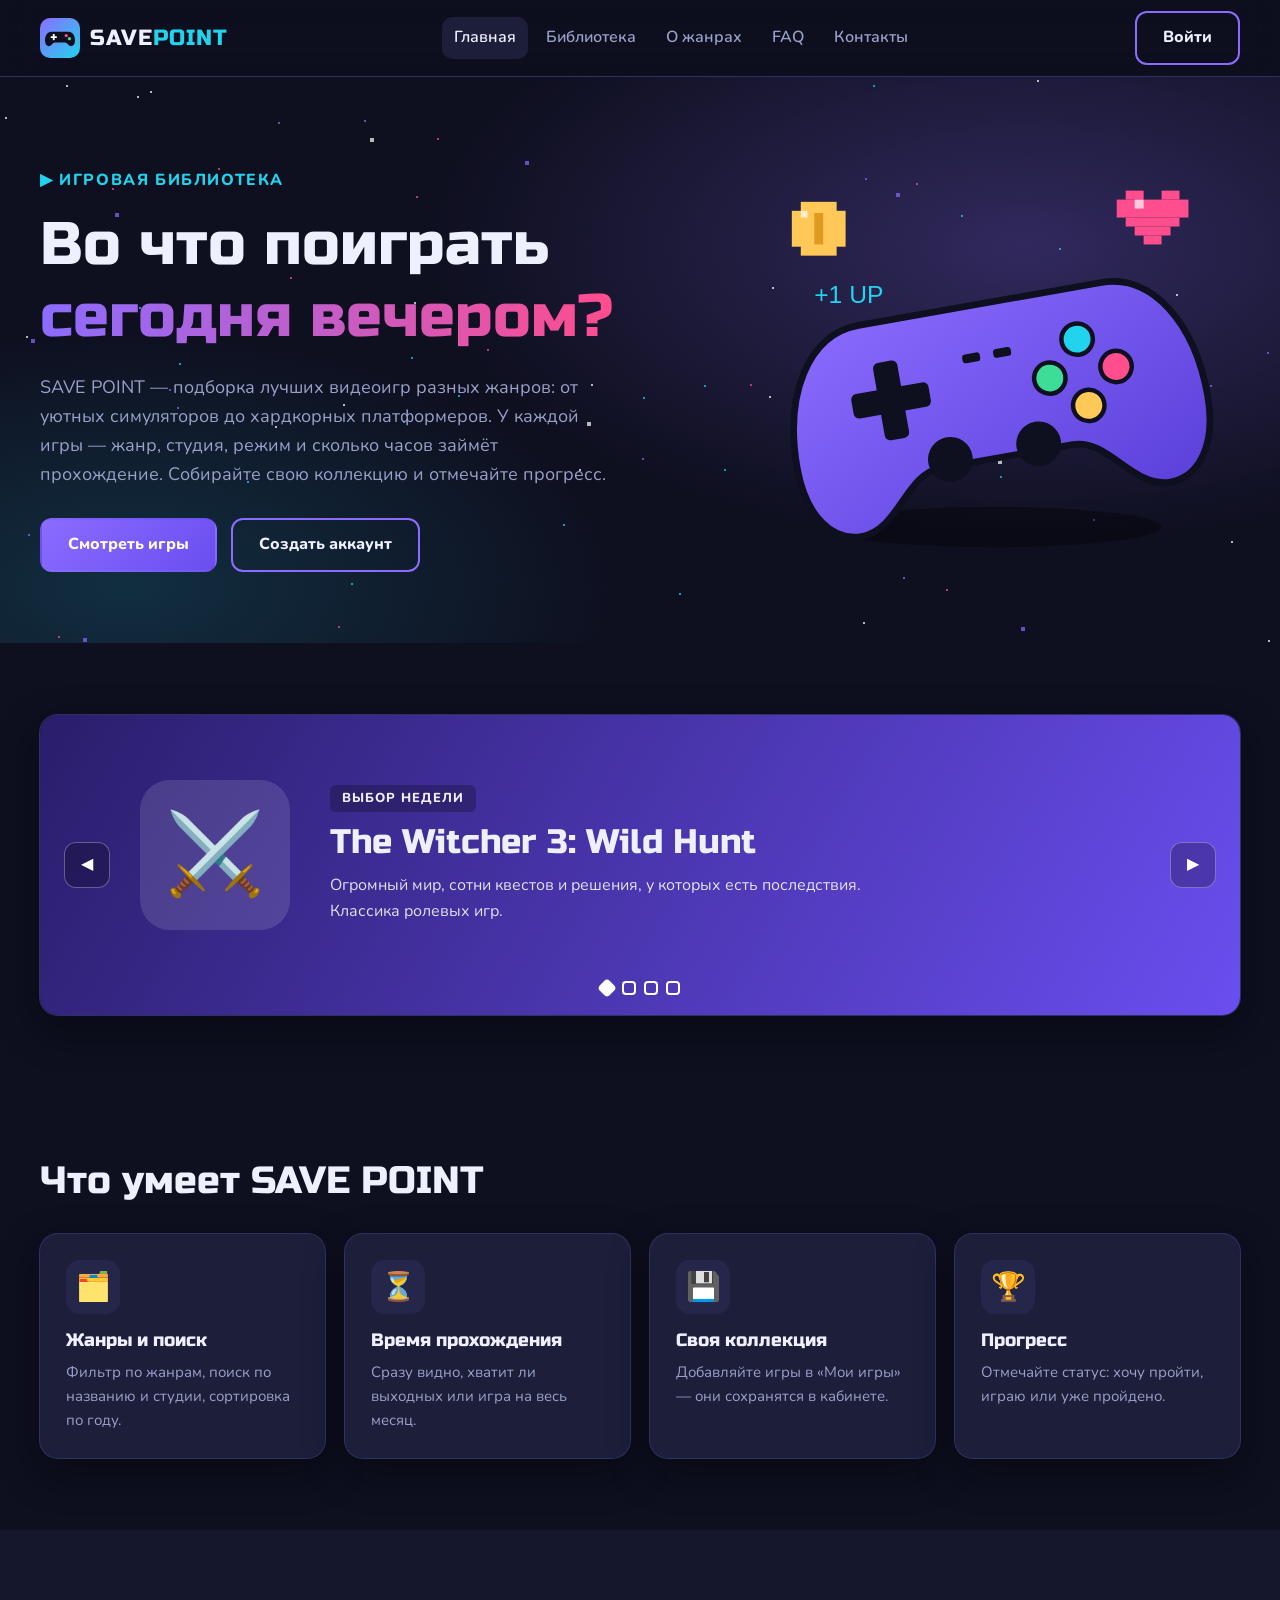
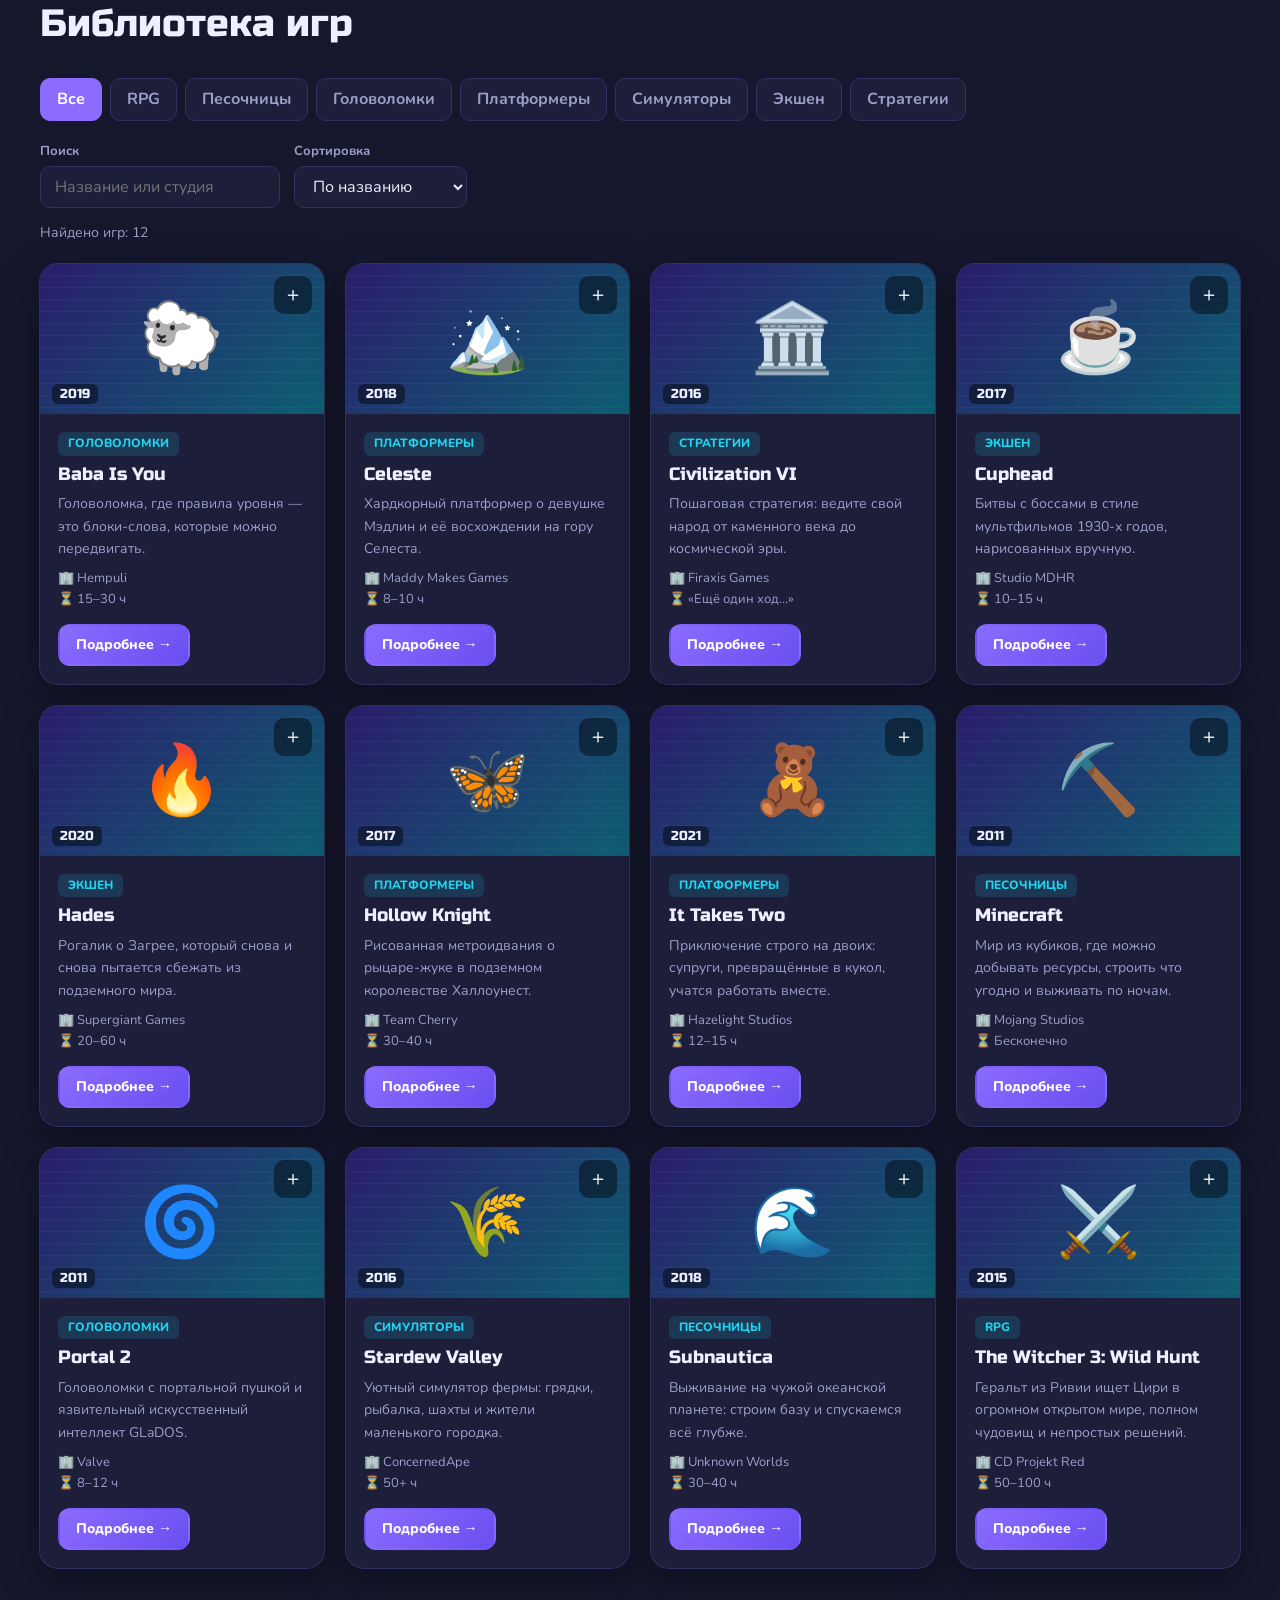
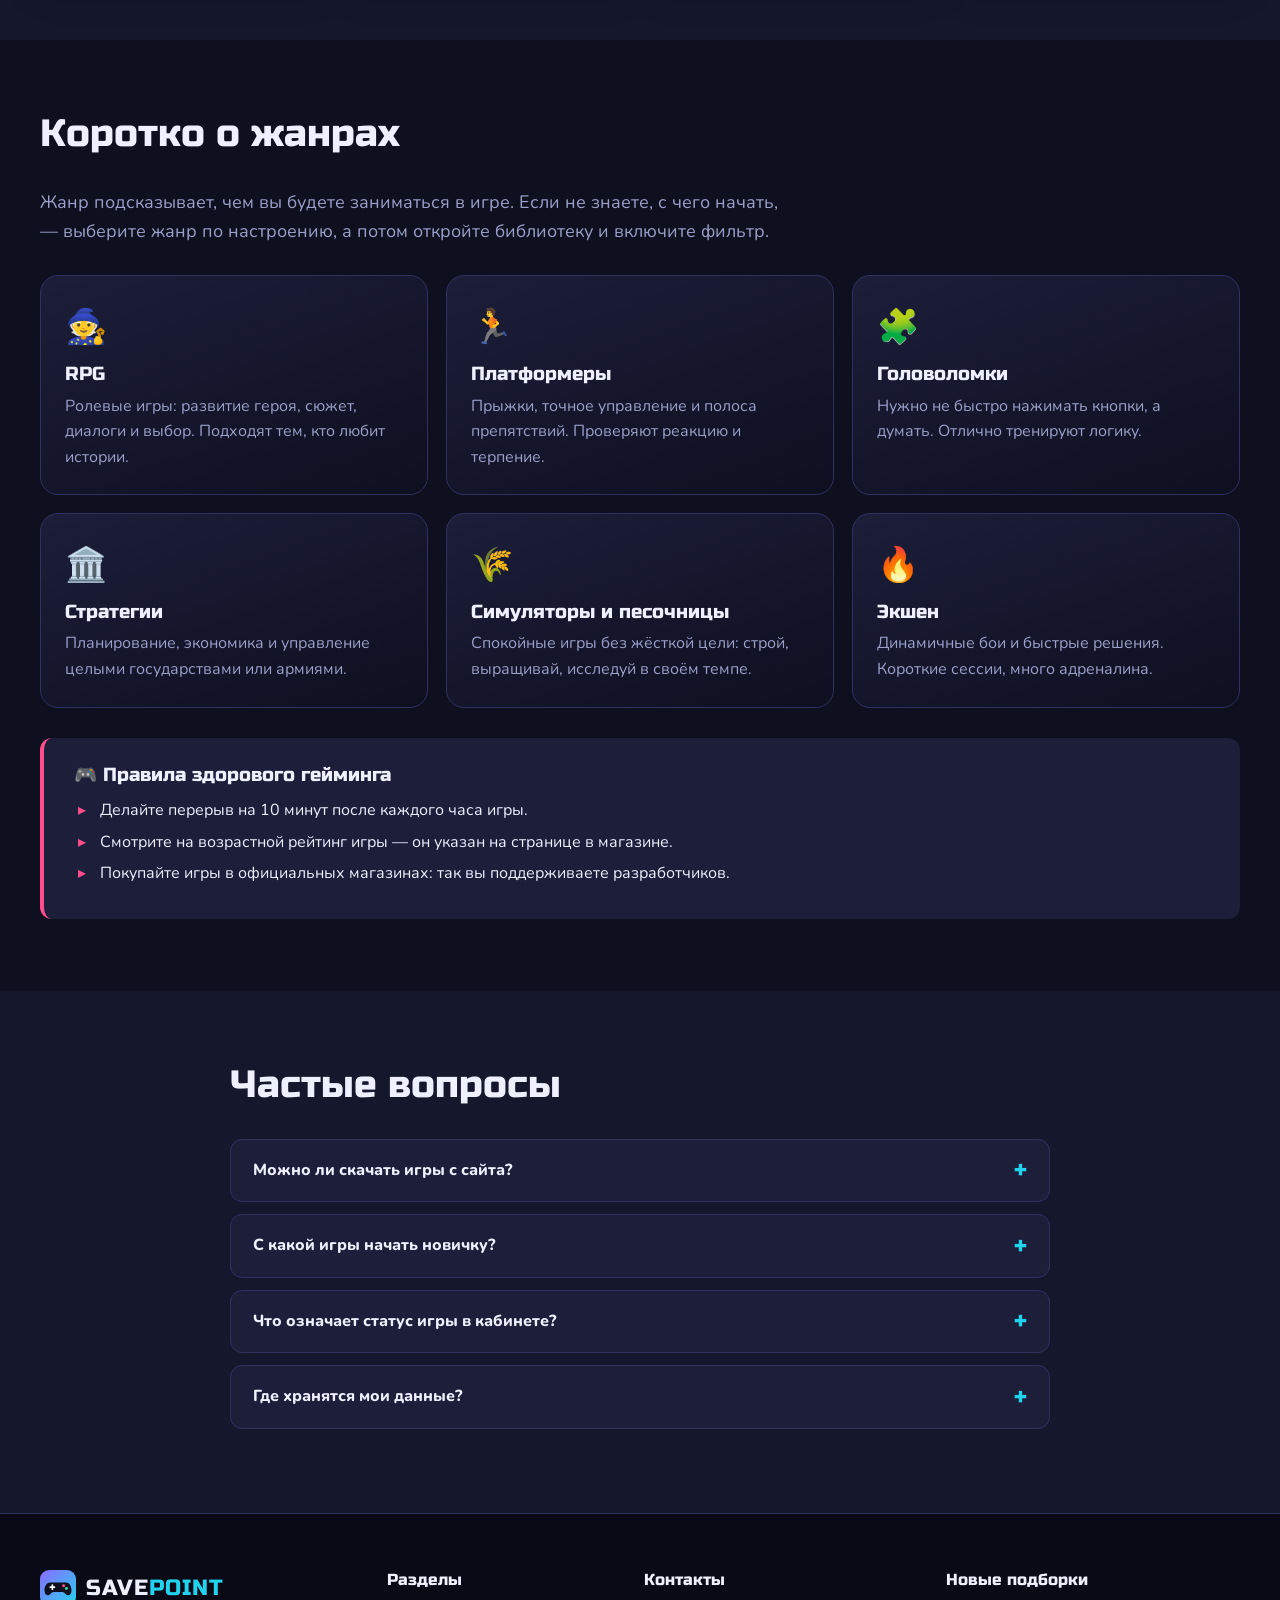
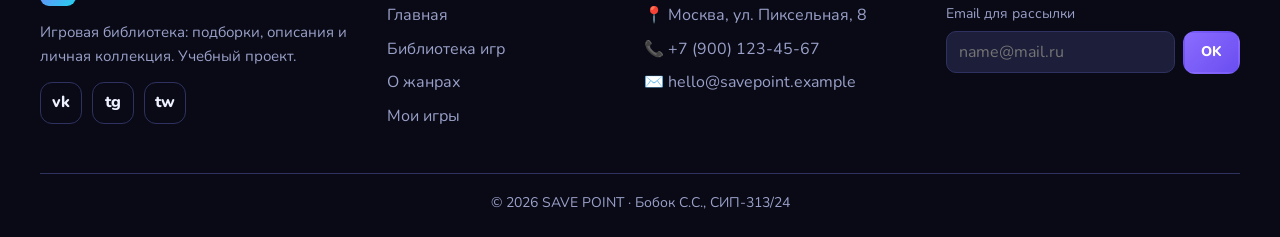
<file: index.html>
<!DOCTYPE html>
<html lang="ru">
<head>
    <meta charset="UTF-8">
    <meta name="viewport" content="width=device-width, initial-scale=1.0">
    <meta name="description" content="SAVE POINT — игровая библиотека: подборка видеоигр по жанрам с описаниями и личной коллекцией.">
    <title>SAVE POINT — игровая библиотека</title>
    <link rel="icon" href="img/logo.svg" type="image/svg+xml">
    <link rel="preconnect" href="https://fonts.googleapis.com">
    <link rel="preconnect" href="https://fonts.gstatic.com" crossorigin>
    <link href="https://fonts.googleapis.com/css2?family=Russo+One&family=Nunito:wght@400;600;800&display=swap" rel="stylesheet">
    <link rel="stylesheet" href="css/style.css">
</head>
<body>

    <!-- ========== ШАПКА ========== -->
    <header class="site-header">
        <div class="wrap site-header__inner">
            <a href="index.html" class="brand">
                <img src="img/logo.svg" alt="Логотип SAVE POINT — геймпад" width="40" height="40">
                <span class="brand__text">SAVE<em>POINT</em></span>
            </a>

            <nav class="menu" id="menu" aria-label="Основное меню">
                <a href="index.html" class="menu__link is-current">Главная</a>
                <a href="#library" class="menu__link">Библиотека</a>
                <a href="#genres" class="menu__link">О жанрах</a>
                <a href="#faq" class="menu__link">FAQ</a>
                <a href="#contacts" class="menu__link">Контакты</a>
                <a href="cabinet.html" class="menu__link only-user">Мои игры</a>
            </nav>

            <div class="header-user">
                <a href="auth.html" class="button button--ghost only-guest">Войти</a>
                <a href="cabinet.html" class="header-user__name only-user" id="headerName"></a>
                <button type="button" class="button button--ghost only-user" data-action="logout">Выйти</button>
                <button type="button" class="burger" id="burger" aria-label="Открыть меню" aria-expanded="false">
                    <span></span><span></span><span></span>
                </button>
            </div>
        </div>
    </header>

    <main>

        <!-- ========== HERO ========== -->
        <section class="hero">
            <canvas class="hero__canvas" id="starsCanvas" aria-hidden="true"></canvas>
            <div class="wrap hero__inner">
                <div class="hero__content">
                    <p class="hero__kicker">▶ Игровая библиотека</p>
                    <h1 class="hero__title">Во что поиграть <span>сегодня вечером?</span></h1>
                    <p class="hero__lead">
                        SAVE POINT — подборка лучших видеоигр разных жанров: от уютных симуляторов
                        до хардкорных платформеров. У каждой игры — жанр, студия, режим и сколько
                        часов займёт прохождение. Собирайте свою коллекцию и отмечайте прогресс.
                    </p>
                    <div class="hero__actions">
                        <a href="#library" class="button">Смотреть игры</a>
                        <a href="auth.html#register" class="button button--ghost only-guest">Создать аккаунт</a>
                    </div>
                </div>
                <img class="hero__picture" src="img/hero.svg" alt="Геймпад, пиксельное сердце и монета" width="440" height="380">
            </div>
        </section>

        <!-- ========== СЛАЙДЕР ========== -->
        <section class="block" aria-label="Подборки недели">
            <div class="wrap">
                <div class="carousel" id="carousel">
                    <div class="carousel__track" id="carouselTrack">

                        <article class="carousel__slide slide--violet">
                            <div class="carousel__icon">⚔️</div>
                            <div>
                                <p class="carousel__tag">Выбор недели</p>
                                <h2 class="carousel__title">The Witcher 3: Wild Hunt</h2>
                                <p>Огромный мир, сотни квестов и решения, у которых есть последствия. Классика ролевых игр.</p>
                            </div>
                        </article>

                        <article class="carousel__slide slide--cyan">
                            <div class="carousel__icon">🧸</div>
                            <div>
                                <p class="carousel__tag">Подборка</p>
                                <h2 class="carousel__title">Играем вдвоём</h2>
                                <p>It Takes Two, Portal 2 и Stardew Valley — игры, которые лучше проходить с другом.</p>
                            </div>
                        </article>

                        <article class="carousel__slide slide--pink">
                            <div class="carousel__icon">🦋</div>
                            <div>
                                <p class="carousel__tag">Инди</p>
                                <h2 class="carousel__title">Маленькие студии — большие игры</h2>
                                <p>Hollow Knight, Celeste и Hades сделали небольшие команды, а играют в них миллионы.</p>
                            </div>
                        </article>

                        <article class="carousel__slide slide--green">
                            <div class="carousel__icon">⏱️</div>
                            <div>
                                <p class="carousel__tag">Мало времени?</p>
                                <h2 class="carousel__title">Пройти за выходные</h2>
                                <p>Portal 2 и Celeste проходятся примерно за 8–10 часов и не надоедают ни на минуту.</p>
                            </div>
                        </article>

                    </div>

                    <button type="button" class="carousel__btn carousel__btn--prev" id="carouselPrev" aria-label="Предыдущий слайд">◀</button>
                    <button type="button" class="carousel__btn carousel__btn--next" id="carouselNext" aria-label="Следующий слайд">▶</button>
                    <div class="carousel__dots" id="carouselDots">
                        <!-- точки создаются в main.js по числу слайдов -->
                    </div>
                </div>
            </div>
        </section>

        <!-- ========== ПРЕИМУЩЕСТВА ========== -->
        <section class="block">
            <div class="wrap">
                <h2 class="heading">Что умеет SAVE POINT</h2>
                <div class="perks">
                    <div class="perk reveal">
                        <span class="perk__icon">🗂️</span>
                        <h3>Жанры и поиск</h3>
                        <p>Фильтр по жанрам, поиск по названию и студии, сортировка по году.</p>
                    </div>
                    <div class="perk reveal">
                        <span class="perk__icon">⏳</span>
                        <h3>Время прохождения</h3>
                        <p>Сразу видно, хватит ли выходных или игра на весь месяц.</p>
                    </div>
                    <div class="perk reveal">
                        <span class="perk__icon">💾</span>
                        <h3>Своя коллекция</h3>
                        <p>Добавляйте игры в «Мои игры» — они сохранятся в кабинете.</p>
                    </div>
                    <div class="perk reveal">
                        <span class="perk__icon">🏆</span>
                        <h3>Прогресс</h3>
                        <p>Отмечайте статус: хочу пройти, играю или уже пройдено.</p>
                    </div>
                </div>
            </div>
        </section>

        <!-- ========== БИБЛИОТЕКА (КАРТОЧКИ) ========== -->
        <section class="block block--tinted" id="library">
            <div class="wrap">
                <h2 class="heading">Библиотека игр</h2>

                <div class="catalog-tools">
                    <div class="chips" id="genreChips">
                        <!-- кнопки жанров создаются в main.js -->
                    </div>

                    <div class="catalog-tools__right">
                        <div class="control">
                            <label for="searchField">Поиск</label>
                            <input type="search" id="searchField" placeholder="Название или студия">
                        </div>
                        <div class="control">
                            <label for="sortSelect">Сортировка</label>
                            <select id="sortSelect">
                                <option value="title">По названию</option>
                                <option value="new">Сначала новые</option>
                                <option value="old">Сначала старые</option>
                            </select>
                        </div>
                    </div>
                </div>

                <p class="catalog-count" id="catalogCount"></p>

                <div class="game-grid" id="gameGrid">
                    <!-- карточки строятся в main.js из массива GAMES -->
                </div>
            </div>
        </section>

        <!-- ========== О ТЕМЕ: ЖАНРЫ ========== -->
        <section class="block" id="genres">
            <div class="wrap">
                <h2 class="heading">Коротко о жанрах</h2>
                <p class="intro">
                    Жанр подсказывает, чем вы будете заниматься в игре. Если не знаете, с чего начать, —
                    выберите жанр по настроению, а потом откройте библиотеку и включите фильтр.
                </p>

                <div class="genre-grid">
                    <div class="genre-item reveal">
                        <span class="genre-item__icon">🧙</span>
                        <h3>RPG</h3>
                        <p>Ролевые игры: развитие героя, сюжет, диалоги и выбор. Подходят тем, кто любит истории.</p>
                    </div>
                    <div class="genre-item reveal">
                        <span class="genre-item__icon">🏃</span>
                        <h3>Платформеры</h3>
                        <p>Прыжки, точное управление и полоса препятствий. Проверяют реакцию и терпение.</p>
                    </div>
                    <div class="genre-item reveal">
                        <span class="genre-item__icon">🧩</span>
                        <h3>Головоломки</h3>
                        <p>Нужно не быстро нажимать кнопки, а думать. Отлично тренируют логику.</p>
                    </div>
                    <div class="genre-item reveal">
                        <span class="genre-item__icon">🏛️</span>
                        <h3>Стратегии</h3>
                        <p>Планирование, экономика и управление целыми государствами или армиями.</p>
                    </div>
                    <div class="genre-item reveal">
                        <span class="genre-item__icon">🌾</span>
                        <h3>Симуляторы и песочницы</h3>
                        <p>Спокойные игры без жёсткой цели: строй, выращивай, исследуй в своём темпе.</p>
                    </div>
                    <div class="genre-item reveal">
                        <span class="genre-item__icon">🔥</span>
                        <h3>Экшен</h3>
                        <p>Динамичные бои и быстрые решения. Короткие сессии, много адреналина.</p>
                    </div>
                </div>

                <div class="tips reveal">
                    <h3>🎮 Правила здорового гейминга</h3>
                    <ul>
                        <li>Делайте перерыв на 10 минут после каждого часа игры.</li>
                        <li>Смотрите на возрастной рейтинг игры — он указан на странице в магазине.</li>
                        <li>Покупайте игры в официальных магазинах: так вы поддерживаете разработчиков.</li>
                    </ul>
                </div>
            </div>
        </section>

        <!-- ========== FAQ ========== -->
        <section class="block block--tinted" id="faq">
            <div class="wrap wrap--narrow">
                <h2 class="heading">Частые вопросы</h2>

                <div class="accordion" id="accordion">
                    <div class="accordion__item">
                        <button type="button" class="accordion__head">Можно ли скачать игры с сайта?</button>
                        <div class="accordion__body">
                            <p>Нет. SAVE POINT — это справочник и личный список, а не магазин. Игры покупаются в официальных магазинах платформ.</p>
                        </div>
                    </div>
                    <div class="accordion__item">
                        <button type="button" class="accordion__head">С какой игры начать новичку?</button>
                        <div class="accordion__body">
                            <p>С Stardew Valley или Minecraft: в них нет жёсткого таймера и наказаний за ошибки. Для двоих — It Takes Two.</p>
                        </div>
                    </div>
                    <div class="accordion__item">
                        <button type="button" class="accordion__head">Что означает статус игры в кабинете?</button>
                        <div class="accordion__body">
                            <p>Это ваш прогресс: «Хочу пройти», «Играю» или «Пройдено». Статус можно поменять в любой момент.</p>
                        </div>
                    </div>
                    <div class="accordion__item">
                        <button type="button" class="accordion__head">Где хранятся мои данные?</button>
                        <div class="accordion__body">
                            <p>Это учебный проект без сервера: аккаунт и коллекция сохраняются только в вашем браузере (localStorage).</p>
                        </div>
                    </div>
                </div>
            </div>
        </section>

    </main>

    <!-- ========== МОДАЛЬНОЕ ОКНО «ПОДРОБНЕЕ» ========== -->
    <div class="overlay" id="gameModal" hidden>
        <div class="dialog" role="dialog" aria-modal="true" aria-labelledby="dialogTitle">
            <button type="button" class="dialog__close" data-close aria-label="Закрыть окно">×</button>
            <div id="dialogBody"></div>
        </div>
    </div>

    <!-- ========== ПОДВАЛ ========== -->
    <footer class="site-footer" id="contacts">
        <div class="wrap site-footer__grid">
            <div>
                <a href="index.html" class="brand">
                    <img src="img/logo.svg" alt="Логотип SAVE POINT" width="36" height="36">
                    <span class="brand__text">SAVE<em>POINT</em></span>
                </a>
                <p class="site-footer__about">Игровая библиотека: подборки, описания и личная коллекция. Учебный проект.</p>
                <div class="social">
                    <a href="#" aria-label="ВКонтакте">vk</a>
                    <a href="#" aria-label="Telegram">tg</a>
                    <a href="#" aria-label="Twitch">tw</a>
                </div>
            </div>

            <nav aria-label="Разделы сайта">
                <h3>Разделы</h3>
                <ul class="site-footer__list">
                    <li><a href="index.html">Главная</a></li>
                    <li><a href="#library">Библиотека игр</a></li>
                    <li><a href="#genres">О жанрах</a></li>
                    <li><a href="cabinet.html">Мои игры</a></li>
                </ul>
            </nav>

            <div>
                <h3>Контакты</h3>
                <ul class="site-footer__list">
                    <li>📍 Москва, ул. Пиксельная, 8</li>
                    <li>📞 +7 (900) 123-45-67</li>
                    <li>✉️ hello@savepoint.example</li>
                </ul>
            </div>

            <div>
                <h3>Новые подборки</h3>
                <form class="newsletter" id="newsletter" novalidate>
                    <label for="newsletterEmail">Email для рассылки</label>
                    <div class="newsletter__row">
                        <input type="email" id="newsletterEmail" placeholder="name@mail.ru">
                        <button type="submit" class="button button--small">OK</button>
                    </div>
                    <p class="newsletter__msg" id="newsletterMsg"></p>
                </form>
            </div>
        </div>

        <p class="wrap site-footer__copy">© 2026 SAVE POINT · Бобок С.С., СИП-313/24</p>
    </footer>

    <script src="js/games.js"></script>
    <script src="js/auth.js"></script>
    <script src="js/main.js"></script>
</body>
</html>
</file>
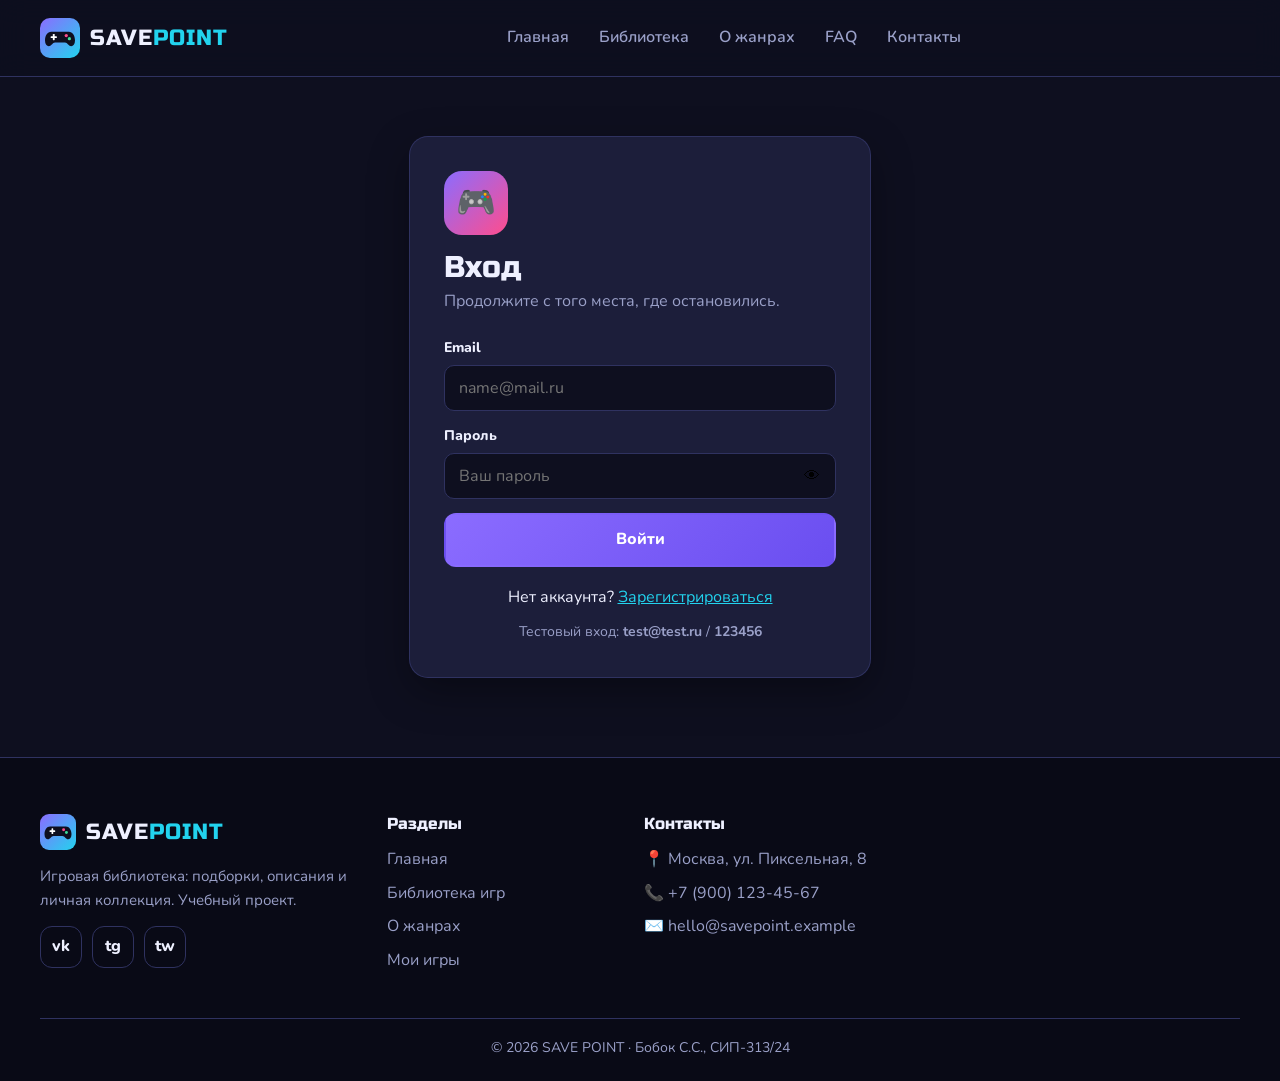
<file: auth.html>
<!DOCTYPE html>
<html lang="ru">
<head>
    <meta charset="UTF-8">
    <meta name="viewport" content="width=device-width, initial-scale=1.0">
    <meta name="description" content="SAVE POINT — игровая библиотека: подборка видеоигр по жанрам с описаниями и личной коллекцией.">
    <title>Вход и регистрация — SAVE POINT</title>
    <link rel="icon" href="img/logo.svg" type="image/svg+xml">
    <link rel="preconnect" href="https://fonts.googleapis.com">
    <link rel="preconnect" href="https://fonts.gstatic.com" crossorigin>
    <link href="https://fonts.googleapis.com/css2?family=Russo+One&family=Nunito:wght@400;600;800&display=swap" rel="stylesheet">
    <link rel="stylesheet" href="css/style.css">
</head>
<body>

    <!-- ========== ШАПКА ========== -->
    <header class="site-header">
        <div class="wrap site-header__inner">
            <a href="index.html" class="brand">
                <img src="img/logo.svg" alt="Логотип SAVE POINT — геймпад" width="40" height="40">
                <span class="brand__text">SAVE<em>POINT</em></span>
            </a>

            <nav class="menu" id="menu" aria-label="Основное меню">
                <a href="index.html" class="menu__link">Главная</a>
                <a href="index.html#library" class="menu__link">Библиотека</a>
                <a href="index.html#genres" class="menu__link">О жанрах</a>
                <a href="index.html#faq" class="menu__link">FAQ</a>
                <a href="#contacts" class="menu__link">Контакты</a>
                <a href="cabinet.html" class="menu__link only-user">Мои игры</a>
            </nav>

            <div class="header-user">
                <a href="cabinet.html" class="header-user__name only-user" id="headerName"></a>
                <button type="button" class="button button--ghost only-user" data-action="logout">Выйти</button>
                <button type="button" class="burger" id="burger" aria-label="Открыть меню" aria-expanded="false">
                    <span></span><span></span><span></span>
                </button>
            </div>
        </div>
    </header>

    <main class="page-auth">
        <div class="wrap">

            <!-- ===== ВХОД ===== -->
            <section class="auth-box" id="loginPanel">
                <div class="auth-box__icon">🎮</div>
                <h1 class="auth-box__title">Вход</h1>
                <p class="auth-box__sub">Продолжите с того места, где остановились.</p>
                <p class="auth-notice" id="authNotice" hidden></p>

                <form id="loginForm" novalidate>
                    <div class="form-field">
                        <label for="loginEmail">Email</label>
                        <input type="email" id="loginEmail" placeholder="name@mail.ru" autocomplete="email">
                        <span class="form-field__error"></span>
                    </div>

                    <div class="form-field">
                        <label for="loginPass">Пароль</label>
                        <div class="password">
                            <input type="password" id="loginPass" placeholder="Ваш пароль" autocomplete="current-password">
                            <button type="button" class="eye" data-target="loginPass" aria-label="Показать пароль">👁</button>
                        </div>
                        <span class="form-field__error"></span>
                    </div>

                    <button type="submit" class="button button--wide">Войти</button>
                </form>

                <p class="auth-box__switch">Нет аккаунта? <a href="#register" data-open="register">Зарегистрироваться</a></p>
                <p class="auth-box__hint">Тестовый вход: <b>test@test.ru</b> / <b>123456</b></p>
            </section>

            <!-- ===== РЕГИСТРАЦИЯ ===== -->
            <section class="auth-box" id="registerPanel" hidden>
                <div class="auth-box__icon">💾</div>
                <h1 class="auth-box__title">Регистрация</h1>
                <p class="auth-box__sub">Создайте аккаунт и собирайте свою коллекцию игр.</p>

                <form id="registerForm" novalidate>
                    <div class="form-field">
                        <label for="regName">Имя или никнейм</label>
                        <input type="text" id="regName" placeholder="Например, Сергей" autocomplete="nickname">
                        <span class="form-field__error"></span>
                    </div>

                    <div class="form-field">
                        <label for="regEmail">Email</label>
                        <input type="email" id="regEmail" placeholder="name@mail.ru" autocomplete="email">
                        <span class="form-field__error"></span>
                    </div>

                    <div class="form-field">
                        <label for="regPass">Пароль</label>
                        <div class="password">
                            <input type="password" id="regPass" placeholder="Не короче 6 символов" autocomplete="new-password">
                            <button type="button" class="eye" data-target="regPass" aria-label="Показать пароль">👁</button>
                        </div>
                        <span class="pass-meter" id="passMeter"></span>
                        <span class="form-field__error"></span>
                    </div>

                    <div class="form-field">
                        <label for="regPass2">Повторите пароль</label>
                        <div class="password">
                            <input type="password" id="regPass2" placeholder="Ещё раз" autocomplete="new-password">
                            <button type="button" class="eye" data-target="regPass2" aria-label="Показать пароль">👁</button>
                        </div>
                        <span class="form-field__error"></span>
                    </div>

                    <div class="form-field form-field--check">
                        <input type="checkbox" id="regAgree">
                        <label for="regAgree">Принимаю <a href="index.html#faq">правила сайта</a></label>
                        <span class="form-field__error"></span>
                    </div>

                    <button type="submit" class="button button--wide">Создать аккаунт</button>
                </form>

                <p class="auth-box__switch">Уже есть аккаунт? <a href="#login" data-open="login">Войти</a></p>
            </section>

        </div>
    </main>

    <!-- ========== ПОДВАЛ ========== -->
    <footer class="site-footer" id="contacts">
        <div class="wrap site-footer__grid">
            <div>
                <a href="index.html" class="brand">
                    <img src="img/logo.svg" alt="Логотип SAVE POINT" width="36" height="36">
                    <span class="brand__text">SAVE<em>POINT</em></span>
                </a>
                <p class="site-footer__about">Игровая библиотека: подборки, описания и личная коллекция. Учебный проект.</p>
                <div class="social">
                    <a href="#" aria-label="ВКонтакте">vk</a>
                    <a href="#" aria-label="Telegram">tg</a>
                    <a href="#" aria-label="Twitch">tw</a>
                </div>
            </div>

            <nav aria-label="Разделы сайта">
                <h3>Разделы</h3>
                <ul class="site-footer__list">
                    <li><a href="index.html">Главная</a></li>
                    <li><a href="index.html#library">Библиотека игр</a></li>
                    <li><a href="index.html#genres">О жанрах</a></li>
                    <li><a href="cabinet.html">Мои игры</a></li>
                </ul>
            </nav>

            <div>
                <h3>Контакты</h3>
                <ul class="site-footer__list">
                    <li>📍 Москва, ул. Пиксельная, 8</li>
                    <li>📞 +7 (900) 123-45-67</li>
                    <li>✉️ hello@savepoint.example</li>
                </ul>
            </div>

        </div>

        <p class="wrap site-footer__copy">© 2026 SAVE POINT · Бобок С.С., СИП-313/24</p>
    </footer>

    <script src="js/games.js"></script>
    <script src="js/auth.js"></script>
    <script src="js/main.js"></script>
</body>
</html>
</file>
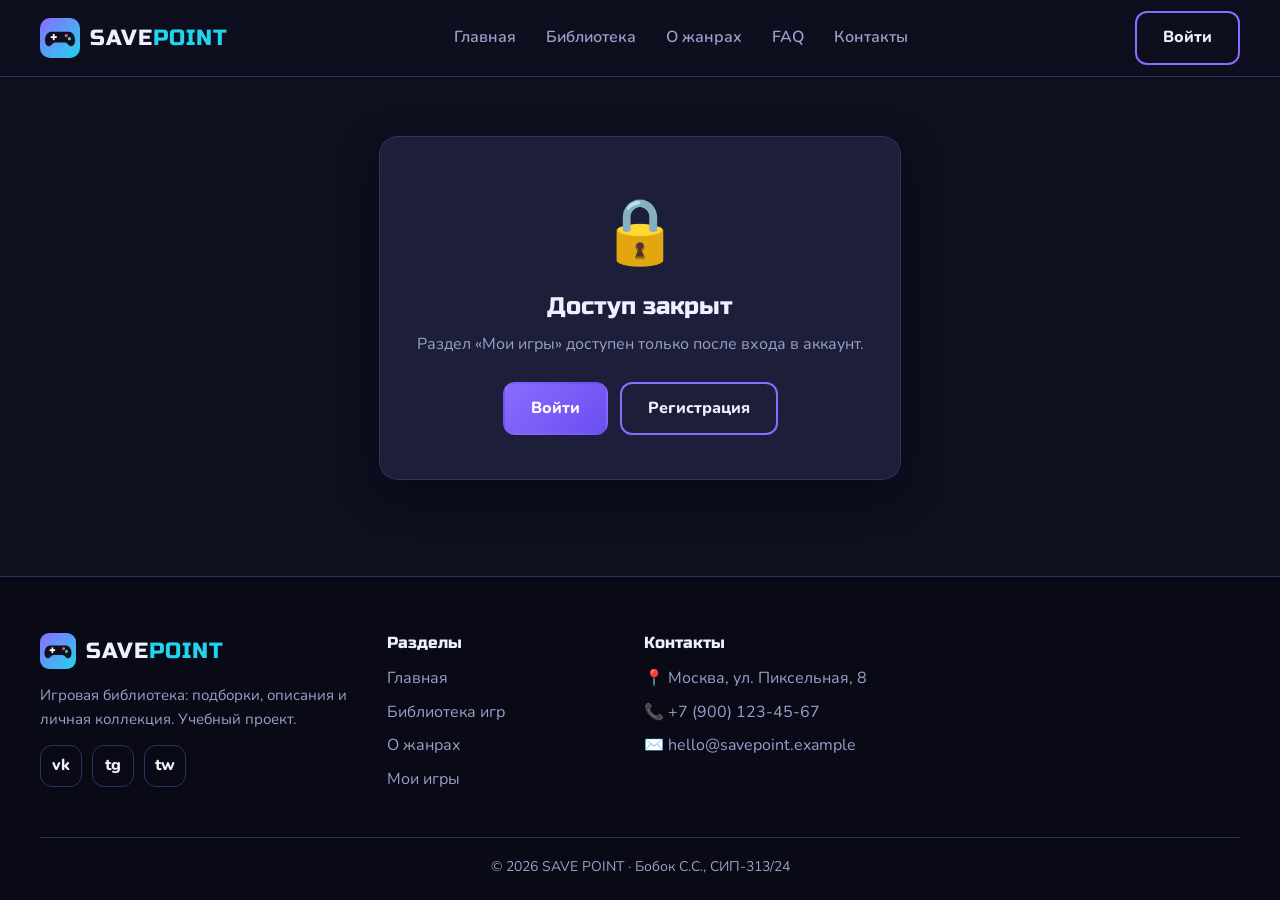
<file: cabinet.html>
<!DOCTYPE html>
<html lang="ru">
<head>
    <meta charset="UTF-8">
    <meta name="viewport" content="width=device-width, initial-scale=1.0">
    <meta name="description" content="SAVE POINT — игровая библиотека: подборка видеоигр по жанрам с описаниями и личной коллекцией.">
    <title>Личный кабинет — SAVE POINT</title>
    <link rel="icon" href="img/logo.svg" type="image/svg+xml">
    <link rel="preconnect" href="https://fonts.googleapis.com">
    <link rel="preconnect" href="https://fonts.gstatic.com" crossorigin>
    <link href="https://fonts.googleapis.com/css2?family=Russo+One&family=Nunito:wght@400;600;800&display=swap" rel="stylesheet">
    <link rel="stylesheet" href="css/style.css">
</head>
<body>

    <!-- ========== ШАПКА ========== -->
    <header class="site-header">
        <div class="wrap site-header__inner">
            <a href="index.html" class="brand">
                <img src="img/logo.svg" alt="Логотип SAVE POINT — геймпад" width="40" height="40">
                <span class="brand__text">SAVE<em>POINT</em></span>
            </a>

            <nav class="menu" id="menu" aria-label="Основное меню">
                <a href="index.html" class="menu__link">Главная</a>
                <a href="index.html#library" class="menu__link">Библиотека</a>
                <a href="index.html#genres" class="menu__link">О жанрах</a>
                <a href="index.html#faq" class="menu__link">FAQ</a>
                <a href="#contacts" class="menu__link">Контакты</a>
                <a href="cabinet.html" class="menu__link only-user is-current">Мои игры</a>
            </nav>

            <div class="header-user">
                <a href="auth.html" class="button button--ghost only-guest">Войти</a>
                <a href="cabinet.html" class="header-user__name only-user" id="headerName"></a>
                <button type="button" class="button button--ghost only-user" data-action="logout">Выйти</button>
                <button type="button" class="burger" id="burger" aria-label="Открыть меню" aria-expanded="false">
                    <span></span><span></span><span></span>
                </button>
            </div>
        </div>
    </header>

    <main class="page-cabinet">
        <div class="wrap">

            <!-- ===== Если пользователь НЕ вошёл ===== -->
            <section class="locked" id="locked" hidden>
                <div class="locked__icon">🔒</div>
                <h1>Доступ закрыт</h1>
                <p>Раздел «Мои игры» доступен только после входа в аккаунт.</p>
                <div class="locked__actions">
                    <a href="auth.html" class="button">Войти</a>
                    <a href="auth.html#register" class="button button--ghost">Регистрация</a>
                </div>
            </section>

            <!-- ===== Если пользователь вошёл ===== -->
            <div id="cabinet" hidden>
                <h1 class="heading">Личный кабинет</h1>

                <div class="cabinet-layout">
                    <aside class="profile">
                        <div class="profile__avatar" id="profileLetter">?</div>
                        <h2 class="profile__name" id="profileName"></h2>

                        <dl class="profile__data">
                            <dt>Email</dt>
                            <dd id="profileEmail"></dd>
                            <dt>Дата регистрации</dt>
                            <dd id="profileDate"></dd>
                        </dl>

                        <form class="rename" id="renameForm" novalidate>
                            <div class="form-field">
                                <label for="renameInput">Сменить имя</label>
                                <input type="text" id="renameInput" placeholder="Новое имя">
                                <span class="form-field__error"></span>
                            </div>
                            <button type="submit" class="button button--small">Сохранить</button>
                        </form>

                        <button type="button" class="button button--ghost button--wide" data-action="logout">Выйти из аккаунта</button>
                    </aside>

                    <section class="library">
                        <h2 class="library__title">💾 Мои игры</h2>

                        <div class="stats">
                            <div class="stats__item"><b id="statTotal">0</b><span>в коллекции</span></div>
                            <div class="stats__item"><b id="statPlaying">0</b><span>играю</span></div>
                            <div class="stats__item"><b id="statDone">0</b><span>пройдено</span></div>
                        </div>

                        <div id="libraryList"></div>
                    </section>
                </div>
            </div>

        </div>
    </main>

    <!-- ========== ПОДВАЛ ========== -->
    <footer class="site-footer" id="contacts">
        <div class="wrap site-footer__grid">
            <div>
                <a href="index.html" class="brand">
                    <img src="img/logo.svg" alt="Логотип SAVE POINT" width="36" height="36">
                    <span class="brand__text">SAVE<em>POINT</em></span>
                </a>
                <p class="site-footer__about">Игровая библиотека: подборки, описания и личная коллекция. Учебный проект.</p>
                <div class="social">
                    <a href="#" aria-label="ВКонтакте">vk</a>
                    <a href="#" aria-label="Telegram">tg</a>
                    <a href="#" aria-label="Twitch">tw</a>
                </div>
            </div>

            <nav aria-label="Разделы сайта">
                <h3>Разделы</h3>
                <ul class="site-footer__list">
                    <li><a href="index.html">Главная</a></li>
                    <li><a href="index.html#library">Библиотека игр</a></li>
                    <li><a href="index.html#genres">О жанрах</a></li>
                    <li><a href="cabinet.html">Мои игры</a></li>
                </ul>
            </nav>

            <div>
                <h3>Контакты</h3>
                <ul class="site-footer__list">
                    <li>📍 Москва, ул. Пиксельная, 8</li>
                    <li>📞 +7 (900) 123-45-67</li>
                    <li>✉️ hello@savepoint.example</li>
                </ul>
            </div>

        </div>

        <p class="wrap site-footer__copy">© 2026 SAVE POINT · Бобок С.С., СИП-313/24</p>
    </footer>

    <script src="js/games.js"></script>
    <script src="js/auth.js"></script>
    <script src="js/main.js"></script>
</body>
</html>
</file>
<file: css/style.css>
/* =============================================
   SAVE POINT — игровая библиотека
   style.css — стили всех страниц сайта
   ============================================= */


/* ===== 1. CSS-переменные ===== */

:root {
    /* цвета */
    --c-bg: #0e0f1f;
    --c-bg-2: #15172d;
    --c-card: #1c1e3a;
    --c-card-2: #24274a;
    --c-line: #2f3260;
    --c-text: #eef0ff;
    --c-muted: #9aa0c8;

    --c-violet: #8b6cff;
    --c-violet-dark: #6a4ef0;
    --c-cyan: #22d3ee;
    --c-pink: #ff4d8d;
    --c-green: #3ddc97;
    --c-error: #ff6b7d;

    /* шрифты */
    --f-head: 'Russo One', 'Arial Black', sans-serif;
    --f-body: 'Nunito', Arial, sans-serif;

    /* размеры */
    --header: 76px;
    --round: 18px;
    --round-sm: 12px;
    --glow: 0 0 0 1px var(--c-line), 0 14px 40px rgba(0, 0, 0, .35);
    --glow-hover: 0 0 0 1px var(--c-violet), 0 20px 50px rgba(139, 108, 255, .25);
}


/* ===== 2. Сброс и база ===== */

*,
*::before,
*::after {
    box-sizing: border-box;
}

body,
h1, h2, h3, p, ul, dl, dd, figure {
    margin: 0;
}

html {
    scroll-behavior: smooth;
    scroll-padding-top: var(--header);
}

body {
    min-height: 100vh;
    display: flex;
    flex-direction: column;
    background: var(--c-bg);
    color: var(--c-text);
    font: 16px/1.6 var(--f-body);
}

body.is-locked {
    overflow: hidden;
}

main {
    flex: 1;
}

img {
    display: block;
    max-width: 100%;
}

a {
    color: var(--c-cyan);
}

ul {
    padding: 0;
    list-style: none;
}

h1, h2, h3 {
    font-family: var(--f-head);
    font-weight: 400;
    line-height: 1.2;
}

button,
input,
select {
    font: inherit;
}

.wrap {
    width: min(1200px, 100% - 40px);
    margin-inline: auto;
}

.wrap--narrow {
    width: min(820px, 100% - 40px);
}

.visually-hidden {
    position: absolute;
    width: 1px;
    height: 1px;
    overflow: hidden;
    clip-path: inset(50%);
    white-space: nowrap;
}

.block {
    padding: 72px 0;
}

.block--tinted {
    background: var(--c-bg-2);
}

.heading {
    margin-bottom: 30px;
    font-size: clamp(26px, 3.4vw, 38px);
}

.intro {
    max-width: 760px;
    margin-bottom: 30px;
    color: var(--c-muted);
    font-size: 18px;
}


/* ===== 3. Кнопки ===== */

.button {
    display: inline-flex;
    align-items: center;
    justify-content: center;
    gap: 8px;
    padding: 12px 26px;
    border: 2px solid transparent;
    border-radius: var(--round-sm);
    background: linear-gradient(135deg, var(--c-violet), var(--c-violet-dark));
    color: #fff;
    font-weight: 800;
    text-decoration: none;
    cursor: pointer;
    transition: transform .2s, box-shadow .2s;
}

.button:hover {
    transform: translateY(-2px);
    box-shadow: 0 8px 24px rgba(139, 108, 255, .45);
}

.button--ghost {
    background: transparent;
    border-color: var(--c-violet);
    color: var(--c-text);
}

.button--ghost:hover {
    background: rgba(139, 108, 255, .15);
}

.button--small {
    padding: 8px 16px;
    font-size: 14px;
}

.button--wide {
    width: 100%;
}


/* ===== 4. Шапка ===== */

.site-header {
    position: sticky;
    top: 0;
    z-index: 50;
    background: rgba(14, 15, 31, .85);
    backdrop-filter: blur(14px);
    border-bottom: 1px solid var(--c-line);
}

.site-header__inner {
    display: flex;
    align-items: center;
    justify-content: space-between;
    gap: 20px;
    height: var(--header);
}

.brand {
    display: flex;
    align-items: center;
    gap: 10px;
    color: var(--c-text);
    text-decoration: none;
}

.brand__text {
    font: 22px var(--f-head);
    letter-spacing: .04em;
}

.brand__text em {
    font-style: normal;
    color: var(--c-cyan);
}

.menu {
    display: flex;
    gap: 6px;
}

.menu__link {
    padding: 8px 12px;
    border-radius: 10px;
    color: var(--c-muted);
    font-weight: 600;
    text-decoration: none;
    transition: color .2s, background .2s;
}

.menu__link:hover,
.menu__link.is-current {
    color: var(--c-text);
    background: var(--c-card);
}

.header-user {
    display: flex;
    align-items: center;
    gap: 12px;
}

.header-user__name {
    color: var(--c-text);
    font-weight: 800;
    text-decoration: none;
    white-space: nowrap;
}

/* бургер — три полоски, превращаются в крестик */
.burger {
    display: none;
    flex-direction: column;
    justify-content: center;
    gap: 5px;
    width: 44px;
    height: 44px;
    padding: 0 11px;
    border: 1px solid var(--c-line);
    border-radius: var(--round-sm);
    background: var(--c-card);
    cursor: pointer;
}

.burger span {
    height: 2px;
    background: var(--c-text);
    transition: transform .25s, opacity .25s;
}

.burger.is-open span:nth-child(1) { transform: translateY(7px) rotate(45deg); }
.burger.is-open span:nth-child(2) { opacity: 0; }
.burger.is-open span:nth-child(3) { transform: translateY(-7px) rotate(-45deg); }

/* видимость для гостя / вошедшего пользователя */
.only-user {
    display: none !important;
}

body.is-auth .only-user {
    display: inline-flex !important;
}

body.is-auth .only-guest {
    display: none !important;
}


/* ===== 5. Hero ===== */

.hero {
    position: relative;
    overflow: hidden;
    padding: 80px 0 60px;
    background:
        radial-gradient(600px 300px at 80% 30%, rgba(139, 108, 255, .28), transparent),
        radial-gradient(500px 260px at 10% 90%, rgba(34, 211, 238, .16), transparent);
}

.hero__canvas {
    position: absolute;
    inset: 0;
    width: 100%;
    height: 100%;
    pointer-events: none;
}

.hero__inner {
    position: relative;
    display: grid;
    grid-template-columns: 1.15fr .85fr;
    align-items: center;
    gap: 40px;
}

.hero__kicker {
    margin-bottom: 16px;
    color: var(--c-cyan);
    font-weight: 800;
    letter-spacing: .1em;
    text-transform: uppercase;
}

.hero__title {
    margin-bottom: 20px;
    font-size: clamp(34px, 5.2vw, 60px);
}

.hero__title span {
    background: linear-gradient(90deg, var(--c-violet), var(--c-pink));
    -webkit-background-clip: text;
    background-clip: text;
    color: transparent;
}

.hero__lead {
    max-width: 580px;
    margin-bottom: 30px;
    color: var(--c-muted);
    font-size: 18px;
}

.hero__actions {
    display: flex;
    flex-wrap: wrap;
    gap: 14px;
}

.hero__picture {
    width: 100%;
    height: auto;
    animation: hover-up 5s ease-in-out infinite;
}

@keyframes hover-up {
    50% { transform: translateY(-14px) rotate(-1deg); }
}


/* ===== 6. Слайдер ===== */

.carousel {
    position: relative;
    overflow: hidden;
    border-radius: var(--round);
    box-shadow: var(--glow);
}

.carousel__track {
    display: flex;
    transition: transform .6s cubic-bezier(.65, 0, .35, 1);
}

.carousel__slide {
    flex: 0 0 100%;
    display: flex;
    align-items: center;
    gap: 40px;
    min-height: 300px;
    padding: 40px 100px 60px;
}

.slide--violet { background: linear-gradient(120deg, #2a1d6b, #6a4ef0); }
.slide--cyan   { background: linear-gradient(120deg, #0d3b4f, #0e8fa8); }
.slide--pink   { background: linear-gradient(120deg, #4d1236, #c2366f); }
.slide--green  { background: linear-gradient(120deg, #0f3d2e, #1f9d6c); }

.carousel__icon {
    flex-shrink: 0;
    display: grid;
    place-items: center;
    width: 150px;
    height: 150px;
    border-radius: 30px;
    background: rgba(255, 255, 255, .12);
    font-size: 80px;
}

.carousel__tag {
    display: inline-block;
    margin-bottom: 10px;
    padding: 3px 12px;
    border-radius: 6px;
    background: rgba(0, 0, 0, .25);
    font-size: 13px;
    font-weight: 800;
    text-transform: uppercase;
    letter-spacing: .08em;
}

.carousel__title {
    margin-bottom: 10px;
    font-size: clamp(22px, 3vw, 34px);
}

.carousel__slide p:last-child {
    max-width: 560px;
    color: rgba(255, 255, 255, .85);
}

.carousel__btn {
    position: absolute;
    top: 50%;
    translate: 0 -50%;
    width: 46px;
    height: 46px;
    border: 1px solid rgba(255, 255, 255, .3);
    border-radius: var(--round-sm);
    background: rgba(0, 0, 0, .25);
    color: #fff;
    cursor: pointer;
    transition: background .2s;
}

.carousel__btn:hover {
    background: rgba(0, 0, 0, .5);
}

.carousel__btn--prev { left: 24px; }
.carousel__btn--next { right: 24px; }

.carousel__dots {
    position: absolute;
    left: 50%;
    bottom: 20px;
    translate: -50% 0;
    display: flex;
    gap: 8px;
}

.carousel__dot {
    width: 14px;
    height: 14px;
    padding: 0;
    border: 2px solid #fff;
    border-radius: 4px;
    background: transparent;
    cursor: pointer;
    transition: background .2s, transform .2s;
}

.carousel__dot.is-active {
    background: #fff;
    transform: rotate(45deg);
}


/* ===== 7. Преимущества ===== */

.perks {
    display: grid;
    grid-template-columns: repeat(4, 1fr);
    gap: 20px;
}

.perk {
    padding: 26px;
    border-radius: var(--round);
    background: var(--c-card);
    box-shadow: var(--glow);
}

.perk__icon {
    display: grid;
    place-items: center;
    width: 54px;
    height: 54px;
    margin-bottom: 16px;
    border-radius: 14px;
    background: var(--c-card-2);
    font-size: 28px;
}

.perk h3 {
    margin-bottom: 8px;
    font-size: 18px;
}

.perk p {
    color: var(--c-muted);
    font-size: 15px;
}


/* ===== 8. Инструменты каталога ===== */

.catalog-tools {
    display: flex;
    flex-wrap: wrap;
    justify-content: space-between;
    align-items: flex-end;
    gap: 20px;
    margin-bottom: 14px;
}

.chips {
    display: flex;
    flex-wrap: wrap;
    gap: 8px;
}

.chip {
    padding: 8px 16px;
    border: 1px solid var(--c-line);
    border-radius: 10px;
    background: var(--c-card);
    color: var(--c-muted);
    font-weight: 700;
    cursor: pointer;
    transition: all .2s;
}

.chip:hover {
    color: var(--c-text);
    border-color: var(--c-violet);
}

.chip.is-active {
    background: var(--c-violet);
    border-color: var(--c-violet);
    color: #fff;
}

.catalog-tools__right {
    display: flex;
    gap: 14px;
}

.control {
    display: flex;
    flex-direction: column;
    gap: 4px;
}

.control label {
    color: var(--c-muted);
    font-size: 13px;
    font-weight: 700;
}

.control input,
.control select,
.library-row__status {
    height: 42px;
    padding: 0 14px;
    border: 1px solid var(--c-line);
    border-radius: 10px;
    background: var(--c-card);
    color: var(--c-text);
}

.control input {
    width: 240px;
}

.catalog-count {
    margin-bottom: 20px;
    color: var(--c-muted);
    font-size: 14px;
}


/* ===== 9. Карточки игр ===== */

.game-grid {
    display: grid;
    grid-template-columns: repeat(4, 1fr);
    gap: 22px;
}

.game-card {
    position: relative;
    display: flex;
    flex-direction: column;
    overflow: hidden;
    border-radius: var(--round);
    background: var(--c-card);
    box-shadow: var(--glow);
    transition: transform .25s, box-shadow .25s;
}

.game-card:hover {
    transform: translateY(-8px);
    box-shadow: var(--glow-hover);
}

.game-card__cover {
    position: relative;
    display: grid;
    place-items: center;
    height: 150px;
    font-size: 68px;
    background:
        linear-gradient(transparent 95%, rgba(255, 255, 255, .04) 95%) 0 0 / 100% 12px,
        linear-gradient(135deg, #2a1d6b, #0e5f73);
}

.game-card__cover > span:first-child {
    transition: transform .3s;
}

.game-card:hover .game-card__cover > span:first-child {
    transform: scale(1.15) rotate(-6deg);
}

.game-card__year {
    position: absolute;
    left: 12px;
    bottom: 10px;
    padding: 2px 8px;
    border-radius: 6px;
    background: rgba(0, 0, 0, .45);
    font: 13px var(--f-head);
}

.game-card__save {
    position: absolute;
    top: 12px;
    right: 12px;
    width: 38px;
    height: 38px;
    border: none;
    border-radius: 10px;
    background: rgba(0, 0, 0, .45);
    color: #fff;
    font-size: 20px;
    cursor: pointer;
    transition: background .2s;
}

.game-card__save:hover {
    background: var(--c-violet);
}

.game-card__save.is-saved {
    background: var(--c-green);
    color: #0e0f1f;
}

.game-card__body {
    flex: 1;
    display: flex;
    flex-direction: column;
    gap: 8px;
    padding: 18px;
}

.game-card__genre {
    align-self: flex-start;
    padding: 2px 10px;
    border-radius: 6px;
    background: rgba(34, 211, 238, .14);
    color: var(--c-cyan);
    font-size: 12px;
    font-weight: 800;
    text-transform: uppercase;
}

.game-card__title {
    font-size: 18px;
}

.game-card__text {
    flex: 1;
    color: var(--c-muted);
    font-size: 14px;
}

.game-card__meta {
    color: var(--c-muted);
    font-size: 13px;
}

.game-card__body .button {
    align-self: flex-start;
    margin-top: 6px;
}


/* ===== 10. О жанрах ===== */

.genre-grid {
    display: grid;
    grid-template-columns: repeat(3, 1fr);
    gap: 18px;
}

.genre-item {
    padding: 24px;
    border: 1px solid var(--c-line);
    border-radius: var(--round);
    background: linear-gradient(160deg, var(--c-card), var(--c-bg));
}

.genre-item__icon {
    font-size: 34px;
}

.genre-item h3 {
    margin: 8px 0;
    font-size: 19px;
}

.genre-item p {
    color: var(--c-muted);
}

.tips {
    margin-top: 30px;
    padding: 26px 30px;
    border-left: 4px solid var(--c-pink);
    border-radius: var(--round-sm);
    background: var(--c-card);
}

.tips h3 {
    margin-bottom: 12px;
}

.tips li {
    position: relative;
    padding-left: 26px;
    margin-bottom: 6px;
}

.tips li::before {
    content: '▸';
    position: absolute;
    left: 4px;
    color: var(--c-pink);
}


/* ===== 11. FAQ-аккордеон ===== */

.accordion__item {
    margin-bottom: 12px;
    overflow: hidden;
    border: 1px solid var(--c-line);
    border-radius: var(--round-sm);
    background: var(--c-card);
}

.accordion__head {
    position: relative;
    width: 100%;
    padding: 18px 56px 18px 22px;
    border: none;
    background: none;
    color: var(--c-text);
    font-weight: 800;
    text-align: left;
    cursor: pointer;
}

.accordion__head::after {
    content: '+';
    position: absolute;
    right: 22px;
    top: 50%;
    translate: 0 -50%;
    color: var(--c-cyan);
    font: 24px var(--f-head);
    transition: rotate .25s;
}

.accordion__item.is-open .accordion__head::after {
    rotate: 45deg;
}

.accordion__body {
    display: grid;
    grid-template-rows: 0fr;
    transition: grid-template-rows .3s;
}

.accordion__body p {
    overflow: hidden;
    padding: 0 22px;
    color: var(--c-muted);
}

.accordion__item.is-open .accordion__body {
    grid-template-rows: 1fr;
}

.accordion__item.is-open .accordion__body p {
    padding-bottom: 18px;
}


/* ===== 12. Появление блоков при прокрутке ===== */

.reveal {
    opacity: 0;
    transform: translateY(30px);
    transition: opacity .6s, transform .6s;
}

.reveal.is-visible {
    opacity: 1;
    transform: none;
}


/* ===== 13. Модальное окно ===== */

.overlay {
    position: fixed;
    inset: 0;
    z-index: 100;
    display: grid;
    place-items: center;
    padding: 20px;
    background: rgba(5, 6, 15, .75);
    backdrop-filter: blur(4px);
}

.overlay[hidden] {
    display: none;
}

.dialog {
    position: relative;
    width: min(580px, 100%);
    max-height: 90vh;
    overflow-y: auto;
    padding: 32px;
    border: 1px solid var(--c-line);
    border-radius: var(--round);
    background: var(--c-card);
    animation: dialog-in .25s ease-out;
}

@keyframes dialog-in {
    from { opacity: 0; transform: translateY(20px) scale(.96); }
}

.dialog__close {
    position: absolute;
    top: 14px;
    right: 14px;
    width: 38px;
    height: 38px;
    border: none;
    border-radius: 10px;
    background: var(--c-card-2);
    color: var(--c-text);
    font-size: 24px;
    cursor: pointer;
}

.dialog__cover {
    display: grid;
    place-items: center;
    height: 130px;
    margin-bottom: 16px;
    border-radius: var(--round-sm);
    background: linear-gradient(135deg, #2a1d6b, #0e5f73);
    font-size: 70px;
}

.dialog__title {
    margin: 10px 0 16px;
    font-size: 26px;
}

.dialog__facts {
    display: grid;
    grid-template-columns: repeat(2, 1fr);
    gap: 10px;
    margin-bottom: 16px;
}

.dialog__facts div {
    padding: 10px 14px;
    border-radius: 10px;
    background: var(--c-bg-2);
}

.dialog__facts dt {
    color: var(--c-muted);
    font-size: 12px;
}

.dialog__facts dd {
    font-weight: 800;
}

.dialog__text {
    margin-bottom: 22px;
    color: var(--c-muted);
}


/* ===== 14. Формы: вход и регистрация ===== */

.page-auth,
.page-cabinet {
    padding: 60px 0 80px;
}

.auth-box {
    width: min(460px, 100%);
    margin-inline: auto;
    padding: 34px;
    border-radius: var(--round);
    background: var(--c-card);
    box-shadow: var(--glow);
}

.auth-box__icon {
    display: grid;
    place-items: center;
    width: 64px;
    height: 64px;
    margin-bottom: 14px;
    border-radius: 18px;
    background: linear-gradient(135deg, var(--c-violet), var(--c-pink));
    font-size: 32px;
}

.auth-box__title {
    font-size: 30px;
}

.auth-box__sub {
    margin: 4px 0 22px;
    color: var(--c-muted);
}

.auth-box__switch {
    margin-top: 18px;
    text-align: center;
}

.auth-box__hint {
    margin-top: 10px;
    color: var(--c-muted);
    font-size: 14px;
    text-align: center;
}

.auth-notice {
    margin-bottom: 18px;
    padding: 12px 16px;
    border-radius: 10px;
    background: rgba(61, 220, 151, .14);
    color: var(--c-green);
    font-weight: 700;
}

.form-field {
    display: flex;
    flex-direction: column;
    gap: 6px;
    margin-bottom: 14px;
}

.form-field label {
    font-size: 14px;
    font-weight: 800;
}

.form-field input[type="text"],
.form-field input[type="email"],
.form-field input[type="password"] {
    width: 100%;
    height: 46px;
    padding: 0 14px;
    border: 1px solid var(--c-line);
    border-radius: 10px;
    background: var(--c-bg);
    color: var(--c-text);
    transition: border-color .2s;
}

.form-field input:focus,
.control input:focus,
.control select:focus,
.newsletter input:focus {
    outline: none;
    border-color: var(--c-violet);
    box-shadow: 0 0 0 3px rgba(139, 108, 255, .25);
}

.form-field.has-error input {
    border-color: var(--c-error);
}

.form-field__error {
    min-height: 0;
    color: var(--c-error);
    font-size: 13px;
}

.form-field__error:empty {
    display: none;
}

.password {
    position: relative;
}

.password input {
    padding-right: 48px !important;
}

.eye {
    position: absolute;
    top: 50%;
    right: 6px;
    translate: 0 -50%;
    width: 36px;
    height: 36px;
    border: none;
    background: none;
    cursor: pointer;
}

.pass-meter {
    font-size: 13px;
    font-weight: 700;
}

.pass-meter:empty {
    display: none;
}

.pass-meter[data-score="0"],
.pass-meter[data-score="1"] { color: var(--c-error); }
.pass-meter[data-score="2"] { color: #ffc857; }
.pass-meter[data-score="3"] { color: var(--c-green); }

.form-field--check {
    flex-direction: row;
    flex-wrap: wrap;
    align-items: center;
    gap: 10px;
}

.form-field--check input {
    width: 20px;
    height: 20px;
    accent-color: var(--c-violet);
}

.form-field--check label {
    font-weight: 600;
}

.form-field--check .form-field__error {
    width: 100%;
}


/* ===== 15. Личный кабинет ===== */

.locked {
    width: min(520px, 100%);
    margin-inline: auto;
    padding: 44px 30px;
    border-radius: var(--round);
    background: var(--c-card);
    box-shadow: var(--glow);
    text-align: center;
}

.locked__icon {
    font-size: 64px;
}

.locked h1 {
    margin: 10px 0;
}

.locked p {
    margin-bottom: 24px;
    color: var(--c-muted);
}

.locked__actions {
    display: flex;
    justify-content: center;
    flex-wrap: wrap;
    gap: 12px;
}

.cabinet-layout {
    display: grid;
    grid-template-columns: 330px 1fr;
    gap: 24px;
    align-items: start;
}

.profile,
.library {
    padding: 28px;
    border-radius: var(--round);
    background: var(--c-card);
    box-shadow: var(--glow);
}

.profile__avatar {
    display: grid;
    place-items: center;
    width: 86px;
    height: 86px;
    margin-bottom: 14px;
    border-radius: 22px;
    background: linear-gradient(135deg, var(--c-violet), var(--c-cyan));
    font: 38px var(--f-head);
}

.profile__name {
    font-size: 24px;
    word-break: break-word;
}

.profile__data {
    margin: 18px 0;
}

.profile__data dt {
    color: var(--c-muted);
    font-size: 13px;
}

.profile__data dd {
    margin-bottom: 10px;
    font-weight: 800;
    word-break: break-all;
}

.rename {
    margin-bottom: 20px;
    padding-top: 18px;
    border-top: 1px solid var(--c-line);
}

.library__title {
    margin-bottom: 18px;
    font-size: 22px;
}

.stats {
    display: grid;
    grid-template-columns: repeat(3, 1fr);
    gap: 12px;
    margin-bottom: 20px;
}

.stats__item {
    padding: 14px;
    border-radius: var(--round-sm);
    background: var(--c-bg-2);
    text-align: center;
}

.stats__item b {
    display: block;
    color: var(--c-cyan);
    font: 30px var(--f-head);
}

.stats__item span {
    color: var(--c-muted);
    font-size: 14px;
}

.library-row {
    display: flex;
    align-items: center;
    gap: 14px;
    padding: 14px 0;
    border-bottom: 1px solid var(--c-line);
}

.library-row__cover {
    display: grid;
    place-items: center;
    flex-shrink: 0;
    width: 52px;
    height: 52px;
    border-radius: 12px;
    background: linear-gradient(135deg, #2a1d6b, #0e5f73);
    font-size: 28px;
}

.library-row__info {
    flex: 1;
    min-width: 0;
}

.library-row__info small {
    display: block;
    color: var(--c-muted);
}

.library-empty {
    padding: 30px;
    text-align: center;
    color: var(--c-muted);
}

.library-empty span {
    font-size: 48px;
}


/* ===== 16. Подвал ===== */

.site-footer {
    padding: 56px 0 22px;
    border-top: 1px solid var(--c-line);
    background: #090a16;
}

.site-footer__grid {
    display: grid;
    grid-template-columns: 1.4fr 1fr 1.2fr 1.3fr;
    gap: 30px;
}

.site-footer h3 {
    margin-bottom: 14px;
    font-size: 16px;
}

.site-footer__about {
    margin: 14px 0;
    color: var(--c-muted);
    font-size: 15px;
}

.site-footer__list li {
    margin-bottom: 8px;
    color: var(--c-muted);
}

.site-footer__list a {
    color: var(--c-muted);
    text-decoration: none;
}

.site-footer__list a:hover {
    color: var(--c-cyan);
}

.social {
    display: flex;
    gap: 10px;
}

.social a {
    display: grid;
    place-items: center;
    width: 42px;
    height: 42px;
    border: 1px solid var(--c-line);
    border-radius: 12px;
    color: var(--c-text);
    font-weight: 800;
    text-decoration: none;
    transition: background .2s, border-color .2s;
}

.social a:hover {
    background: var(--c-violet);
    border-color: var(--c-violet);
}

.newsletter label {
    display: block;
    margin-bottom: 6px;
    color: var(--c-muted);
    font-size: 14px;
}

.newsletter__row {
    display: flex;
    gap: 8px;
}

.newsletter input {
    flex: 1;
    min-width: 0;
    height: 42px;
    padding: 0 12px;
    border: 1px solid var(--c-line);
    border-radius: 10px;
    background: var(--c-card);
    color: var(--c-text);
}

.newsletter__msg {
    margin-top: 8px;
    font-size: 14px;
}

.newsletter__msg.is-error { color: var(--c-error); }
.newsletter__msg.is-ok { color: var(--c-green); }

.site-footer__copy {
    margin-top: 36px;
    padding-top: 18px;
    border-top: 1px solid var(--c-line);
    color: var(--c-muted);
    font-size: 14px;
    text-align: center;
}


/* ===== 17. Уведомление ===== */

.toast {
    position: fixed;
    left: 50%;
    bottom: 28px;
    z-index: 200;
    padding: 12px 22px;
    border: 1px solid var(--c-violet);
    border-radius: var(--round-sm);
    background: var(--c-card);
    font-weight: 800;
    translate: -50% 120px;
    transition: translate .3s;
}

.toast.is-shown {
    translate: -50% 0;
}


/* ===== 18. Адаптив: планшет ===== */

@media (max-width: 1100px) {
    .game-grid,
    .perks {
        grid-template-columns: repeat(2, 1fr);
    }

    .genre-grid,
    .site-footer__grid {
        grid-template-columns: repeat(2, 1fr);
    }
}

@media (max-width: 900px) {
    .burger {
        display: flex;
    }

    .menu {
        position: absolute;
        top: var(--header);
        left: 0;
        right: 0;
        flex-direction: column;
        padding: 16px 20px 20px;
        background: var(--c-bg-2);
        border-bottom: 1px solid var(--c-line);
        display: none;
    }

    .menu.is-open {
        display: flex;
    }

    .hero__inner,
    .cabinet-layout {
        grid-template-columns: 1fr;
    }

    .hero__picture {
        max-width: 360px;
        margin-inline: auto;
    }

    .carousel__slide {
        padding: 36px 80px 60px;
        gap: 26px;
    }

    .carousel__icon {
        width: 110px;
        height: 110px;
        font-size: 56px;
    }

    .catalog-tools__right,
    .control {
        width: 100%;
    }

    .control input {
        width: 100%;
    }
}


/* ===== 19. Адаптив: мобильный ===== */

@media (max-width: 600px) {
    .block {
        padding: 52px 0;
    }

    .game-grid,
    .perks,
    .genre-grid,
    .site-footer__grid {
        grid-template-columns: 1fr;
    }

    .header-user__name {
        display: none !important;
    }

    .brand__text {
        font-size: 18px;
    }

    .header-user .button {
        padding: 8px 12px;
        font-size: 14px;
    }

    .hero {
        padding-top: 50px;
    }

    .carousel__slide {
        flex-direction: column;
        justify-content: center;
        min-height: 400px;
        padding: 30px 22px 80px;
        text-align: center;
        gap: 14px;
    }

    .carousel__icon {
        width: 90px;
        height: 90px;
        font-size: 46px;
    }

    .carousel__btn {
        top: auto;
        bottom: 12px;
        translate: none;
        width: 40px;
        height: 40px;
    }

    .carousel__btn--prev { left: 14px; }
    .carousel__btn--next { right: 14px; }

    .carousel__dots {
        bottom: 25px;
    }

    .catalog-tools__right {
        flex-direction: column;
    }

    .dialog__facts {
        grid-template-columns: 1fr;
    }

    .auth-box,
    .profile,
    .library,
    .dialog {
        padding: 22px;
    }

    .library-row {
        flex-wrap: wrap;
    }

    .library-row__status {
        flex: 1;
    }
}
</file>
